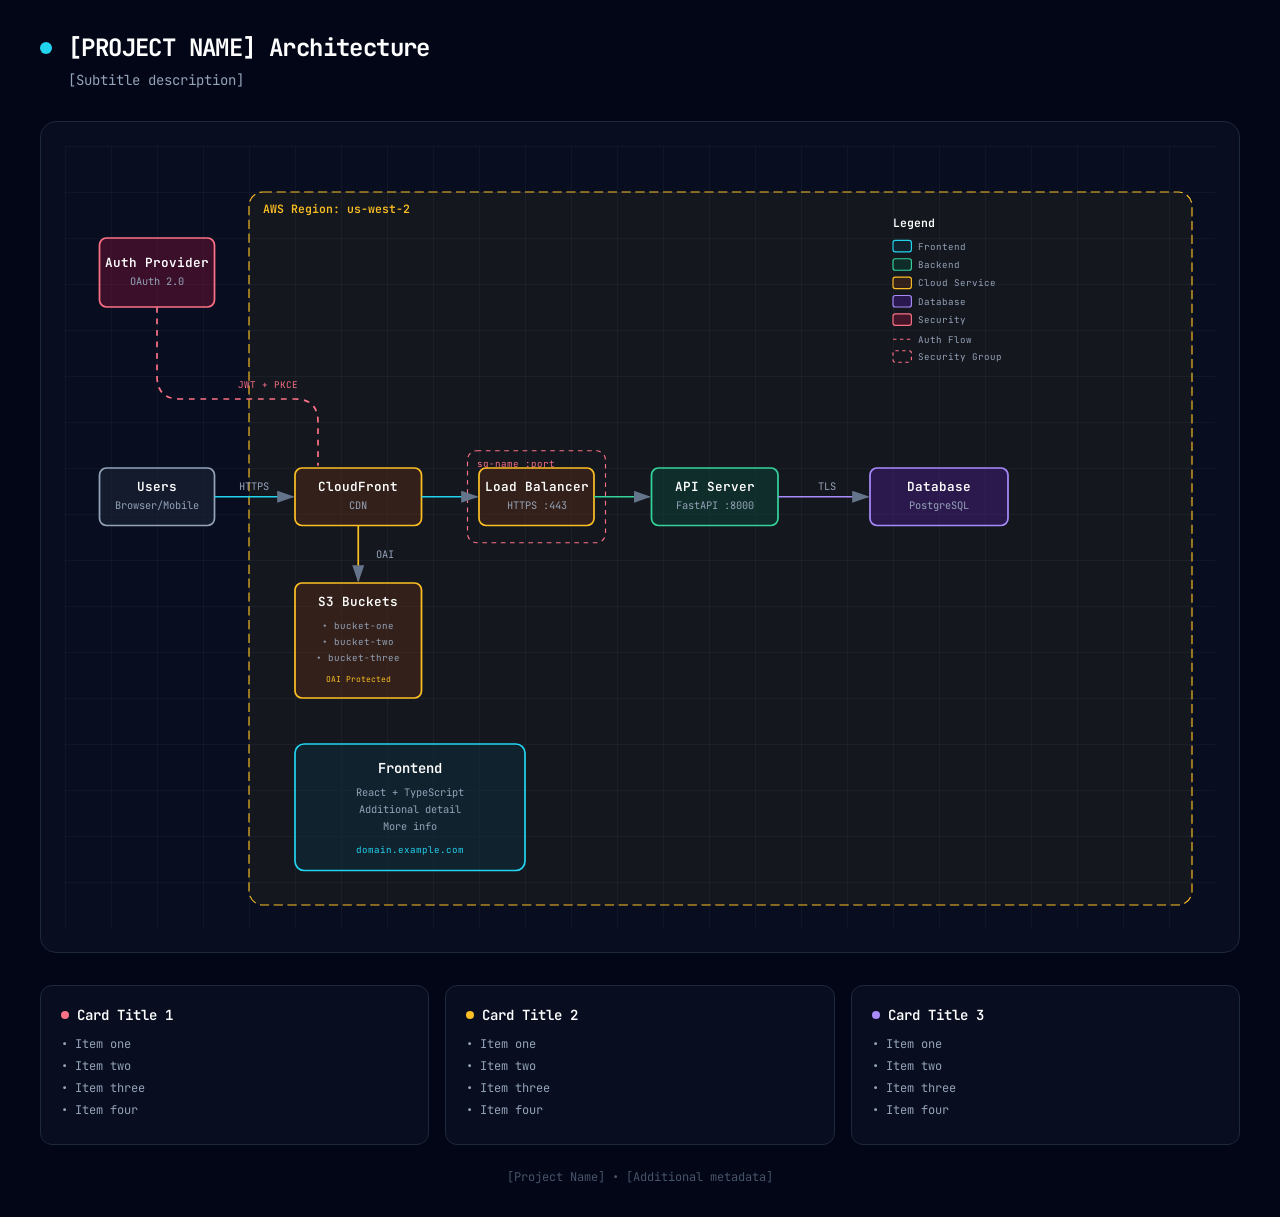
<file: skills/creative/architecture-diagram/templates/template.html>
<!DOCTYPE html>
<html lang="en">
<head>
  <meta charset="UTF-8">
  <meta name="viewport" content="width=device-width, initial-scale=1.0">
  <title>[PROJECT NAME] Architecture Diagram</title>
  <link href="https://fonts.googleapis.com/css2?family=JetBrains+Mono:wght@400;500;600;700&display=swap" rel="stylesheet">
  <style>
    * {
      margin: 0;
      padding: 0;
      box-sizing: border-box;
    }
    
    body {
      font-family: 'JetBrains Mono', monospace;
      background: #020617;
      min-height: 100vh;
      padding: 2rem;
      color: white;
    }
    
    .container {
      max-width: 1200px;
      margin: 0 auto;
    }
    
    .header {
      margin-bottom: 2rem;
    }
    
    .header-row {
      display: flex;
      align-items: center;
      gap: 1rem;
      margin-bottom: 0.5rem;
    }
    
    .pulse-dot {
      width: 12px;
      height: 12px;
      background: #22d3ee;
      border-radius: 50%;
      animation: pulse 2s infinite;
    }
    
    @keyframes pulse {
      0%, 100% { opacity: 1; }
      50% { opacity: 0.5; }
    }
    
    h1 {
      font-size: 1.5rem;
      font-weight: 700;
      letter-spacing: -0.025em;
    }
    
    .subtitle {
      color: #94a3b8;
      font-size: 0.875rem;
      margin-left: 1.75rem;
    }
    
    .diagram-container {
      background: rgba(15, 23, 42, 0.5);
      border-radius: 1rem;
      border: 1px solid #1e293b;
      padding: 1.5rem;
      overflow-x: auto;
    }
    
    svg {
      width: 100%;
      min-width: 900px;
      display: block;
    }
    
    .cards {
      display: grid;
      grid-template-columns: repeat(auto-fit, minmax(280px, 1fr));
      gap: 1rem;
      margin-top: 2rem;
    }
    
    .card {
      background: rgba(15, 23, 42, 0.5);
      border-radius: 0.75rem;
      border: 1px solid #1e293b;
      padding: 1.25rem;
    }
    
    .card-header {
      display: flex;
      align-items: center;
      gap: 0.5rem;
      margin-bottom: 0.75rem;
    }
    
    .card-dot {
      width: 8px;
      height: 8px;
      border-radius: 50%;
    }
    
    .card-dot.cyan { background: #22d3ee; }
    .card-dot.emerald { background: #34d399; }
    .card-dot.violet { background: #a78bfa; }
    .card-dot.amber { background: #fbbf24; }
    .card-dot.rose { background: #fb7185; }
    
    .card h3 {
      font-size: 0.875rem;
      font-weight: 600;
    }
    
    .card ul {
      list-style: none;
      color: #94a3b8;
      font-size: 0.75rem;
    }
    
    .card li {
      margin-bottom: 0.375rem;
    }
    
    .footer {
      text-align: center;
      margin-top: 1.5rem;
      color: #475569;
      font-size: 0.75rem;
    }
  </style>
</head>
<body>
  <div class="container">
    <!-- Header -->
    <div class="header">
      <div class="header-row">
        <div class="pulse-dot"></div>
        <h1>[PROJECT NAME] Architecture</h1>
      </div>
      <p class="subtitle">[Subtitle description]</p>
    </div>

    <!-- Main Diagram -->
    <div class="diagram-container">
      <svg viewBox="0 0 1000 680">
        <!-- Definitions -->
        <defs>
          <marker id="arrowhead" markerWidth="10" markerHeight="7" refX="9" refY="3.5" orient="auto">
            <polygon points="0 0, 10 3.5, 0 7" fill="#64748b" />
          </marker>
          <pattern id="grid" width="40" height="40" patternUnits="userSpaceOnUse">
            <path d="M 40 0 L 0 0 0 40" fill="none" stroke="#1e293b" stroke-width="0.5"/>
          </pattern>
        </defs>

        <!-- Background Grid -->
        <rect width="100%" height="100%" fill="url(#grid)" />

        <!-- =================================================================
             COMPONENT EXAMPLES - Copy and customize these patterns
             ================================================================= -->

        <!-- External/Generic Component -->
        <rect x="30" y="280" width="100" height="50" rx="6" fill="rgba(30, 41, 59, 0.5)" stroke="#94a3b8" stroke-width="1.5"/>
        <text x="80" y="300" fill="white" font-size="11" font-weight="600" text-anchor="middle">Users</text>
        <text x="80" y="316" fill="#94a3b8" font-size="9" text-anchor="middle">Browser/Mobile</text>

        <!-- Security Component -->
        <rect x="30" y="80" width="100" height="60" rx="6" fill="rgba(136, 19, 55, 0.4)" stroke="#fb7185" stroke-width="1.5"/>
        <text x="80" y="105" fill="white" font-size="11" font-weight="600" text-anchor="middle">Auth Provider</text>
        <text x="80" y="121" fill="#94a3b8" font-size="9" text-anchor="middle">OAuth 2.0</text>

        <!-- Region/Cloud Boundary -->
        <rect x="160" y="40" width="820" height="620" rx="12" fill="rgba(251, 191, 36, 0.05)" stroke="#fbbf24" stroke-width="1" stroke-dasharray="8,4"/>
        <text x="172" y="58" fill="#fbbf24" font-size="10" font-weight="600">AWS Region: us-west-2</text>

        <!-- AWS/Cloud Service -->
        <rect x="200" y="280" width="110" height="50" rx="6" fill="rgba(120, 53, 15, 0.3)" stroke="#fbbf24" stroke-width="1.5"/>
        <text x="255" y="300" fill="white" font-size="11" font-weight="600" text-anchor="middle">CloudFront</text>
        <text x="255" y="316" fill="#94a3b8" font-size="9" text-anchor="middle">CDN</text>

        <!-- Multi-line AWS Component (S3 Buckets example) -->
        <rect x="200" y="380" width="110" height="100" rx="6" fill="rgba(120, 53, 15, 0.3)" stroke="#fbbf24" stroke-width="1.5"/>
        <text x="255" y="400" fill="white" font-size="11" font-weight="600" text-anchor="middle">S3 Buckets</text>
        <text x="255" y="420" fill="#94a3b8" font-size="8" text-anchor="middle">• bucket-one</text>
        <text x="255" y="434" fill="#94a3b8" font-size="8" text-anchor="middle">• bucket-two</text>
        <text x="255" y="448" fill="#94a3b8" font-size="8" text-anchor="middle">• bucket-three</text>
        <text x="255" y="466" fill="#fbbf24" font-size="7" text-anchor="middle">OAI Protected</text>

        <!-- Security Group (dashed boundary) -->
        <rect x="350" y="265" width="120" height="80" rx="8" fill="transparent" stroke="#fb7185" stroke-width="1" stroke-dasharray="4,4"/>
        <text x="358" y="279" fill="#fb7185" font-size="8">sg-name :port</text>
        
        <!-- Component inside security group -->
        <rect x="360" y="280" width="100" height="50" rx="6" fill="rgba(120, 53, 15, 0.3)" stroke="#fbbf24" stroke-width="1.5"/>
        <text x="410" y="300" fill="white" font-size="11" font-weight="600" text-anchor="middle">Load Balancer</text>
        <text x="410" y="316" fill="#94a3b8" font-size="9" text-anchor="middle">HTTPS :443</text>

        <!-- Backend Component -->
        <rect x="510" y="280" width="110" height="50" rx="6" fill="rgba(6, 78, 59, 0.4)" stroke="#34d399" stroke-width="1.5"/>
        <text x="565" y="300" fill="white" font-size="11" font-weight="600" text-anchor="middle">API Server</text>
        <text x="565" y="316" fill="#94a3b8" font-size="9" text-anchor="middle">FastAPI :8000</text>

        <!-- Database Component -->
        <rect x="700" y="280" width="120" height="50" rx="6" fill="rgba(76, 29, 149, 0.4)" stroke="#a78bfa" stroke-width="1.5"/>
        <text x="760" y="300" fill="white" font-size="11" font-weight="600" text-anchor="middle">Database</text>
        <text x="760" y="316" fill="#94a3b8" font-size="9" text-anchor="middle">PostgreSQL</text>

        <!-- Frontend Component -->
        <rect x="200" y="520" width="200" height="110" rx="8" fill="rgba(8, 51, 68, 0.4)" stroke="#22d3ee" stroke-width="1.5"/>
        <text x="300" y="545" fill="white" font-size="12" font-weight="600" text-anchor="middle">Frontend</text>
        <text x="300" y="565" fill="#94a3b8" font-size="9" text-anchor="middle">React + TypeScript</text>
        <text x="300" y="580" fill="#94a3b8" font-size="9" text-anchor="middle">Additional detail</text>
        <text x="300" y="595" fill="#94a3b8" font-size="9" text-anchor="middle">More info</text>
        <text x="300" y="615" fill="#22d3ee" font-size="8" text-anchor="middle">domain.example.com</text>

        <!-- =================================================================
             ARROW EXAMPLES
             ================================================================= -->

        <!-- Standard arrow with label -->
        <line x1="130" y1="305" x2="198" y2="305" stroke="#22d3ee" stroke-width="1.5" marker-end="url(#arrowhead)"/>
        <text x="164" y="299" fill="#94a3b8" font-size="9" text-anchor="middle">HTTPS</text>
        
        <!-- Simple arrow (no label) -->
        <line x1="310" y1="305" x2="358" y2="305" stroke="#22d3ee" stroke-width="1.5" marker-end="url(#arrowhead)"/>
        
        <!-- Vertical arrow -->
        <line x1="255" y1="330" x2="255" y2="378" stroke="#fbbf24" stroke-width="1.5" marker-end="url(#arrowhead)"/>
        <text x="270" y="358" fill="#94a3b8" font-size="9">OAI</text>
        
        <!-- Dashed arrow (for auth/security flows) -->
        <line x1="460" y1="305" x2="508" y2="305" stroke="#34d399" stroke-width="1.5" marker-end="url(#arrowhead)"/>
        <line x1="620" y1="305" x2="698" y2="305" stroke="#a78bfa" stroke-width="1.5" marker-end="url(#arrowhead)"/>
        <text x="655" y="299" fill="#94a3b8" font-size="9">TLS</text>

        <!-- Curved path for auth flow -->
        <path d="M 80 140 L 80 200 Q 80 220 100 220 L 200 220 Q 220 220 220 240 L 220 278" fill="none" stroke="#fb7185" stroke-width="1.5" stroke-dasharray="5,5"/>
        <text x="150" y="210" fill="#fb7185" font-size="8">JWT + PKCE</text>

        <!-- =================================================================
             LEGEND
             ================================================================= -->
        <text x="720" y="70" fill="white" font-size="10" font-weight="600">Legend</text>
        
        <rect x="720" y="82" width="16" height="10" rx="2" fill="rgba(8, 51, 68, 0.4)" stroke="#22d3ee" stroke-width="1"/>
        <text x="742" y="90" fill="#94a3b8" font-size="8">Frontend</text>
        
        <rect x="720" y="98" width="16" height="10" rx="2" fill="rgba(6, 78, 59, 0.4)" stroke="#34d399" stroke-width="1"/>
        <text x="742" y="106" fill="#94a3b8" font-size="8">Backend</text>
        
        <rect x="720" y="114" width="16" height="10" rx="2" fill="rgba(120, 53, 15, 0.3)" stroke="#fbbf24" stroke-width="1"/>
        <text x="742" y="122" fill="#94a3b8" font-size="8">Cloud Service</text>
        
        <rect x="720" y="130" width="16" height="10" rx="2" fill="rgba(76, 29, 149, 0.4)" stroke="#a78bfa" stroke-width="1"/>
        <text x="742" y="138" fill="#94a3b8" font-size="8">Database</text>
        
        <rect x="720" y="146" width="16" height="10" rx="2" fill="rgba(136, 19, 55, 0.4)" stroke="#fb7185" stroke-width="1"/>
        <text x="742" y="154" fill="#94a3b8" font-size="8">Security</text>
        
        <line x1="720" y1="168" x2="736" y2="168" stroke="#fb7185" stroke-width="1" stroke-dasharray="3,3"/>
        <text x="742" y="171" fill="#94a3b8" font-size="8">Auth Flow</text>
        
        <rect x="720" y="178" width="16" height="10" rx="2" fill="transparent" stroke="#fb7185" stroke-width="1" stroke-dasharray="3,3"/>
        <text x="742" y="186" fill="#94a3b8" font-size="8">Security Group</text>
      </svg>
    </div>

    <!-- Info Cards -->
    <div class="cards">
      <div class="card">
        <div class="card-header">
          <div class="card-dot rose"></div>
          <h3>Card Title 1</h3>
        </div>
        <ul>
          <li>• Item one</li>
          <li>• Item two</li>
          <li>• Item three</li>
          <li>• Item four</li>
        </ul>
      </div>

      <div class="card">
        <div class="card-header">
          <div class="card-dot amber"></div>
          <h3>Card Title 2</h3>
        </div>
        <ul>
          <li>• Item one</li>
          <li>• Item two</li>
          <li>• Item three</li>
          <li>• Item four</li>
        </ul>
      </div>

      <div class="card">
        <div class="card-header">
          <div class="card-dot violet"></div>
          <h3>Card Title 3</h3>
        </div>
        <ul>
          <li>• Item one</li>
          <li>• Item two</li>
          <li>• Item three</li>
          <li>• Item four</li>
        </ul>
      </div>
    </div>

    <!-- Footer -->
    <p class="footer">
      [Project Name] • [Additional metadata]
    </p>
  </div>
</body>
</html>
</file>
